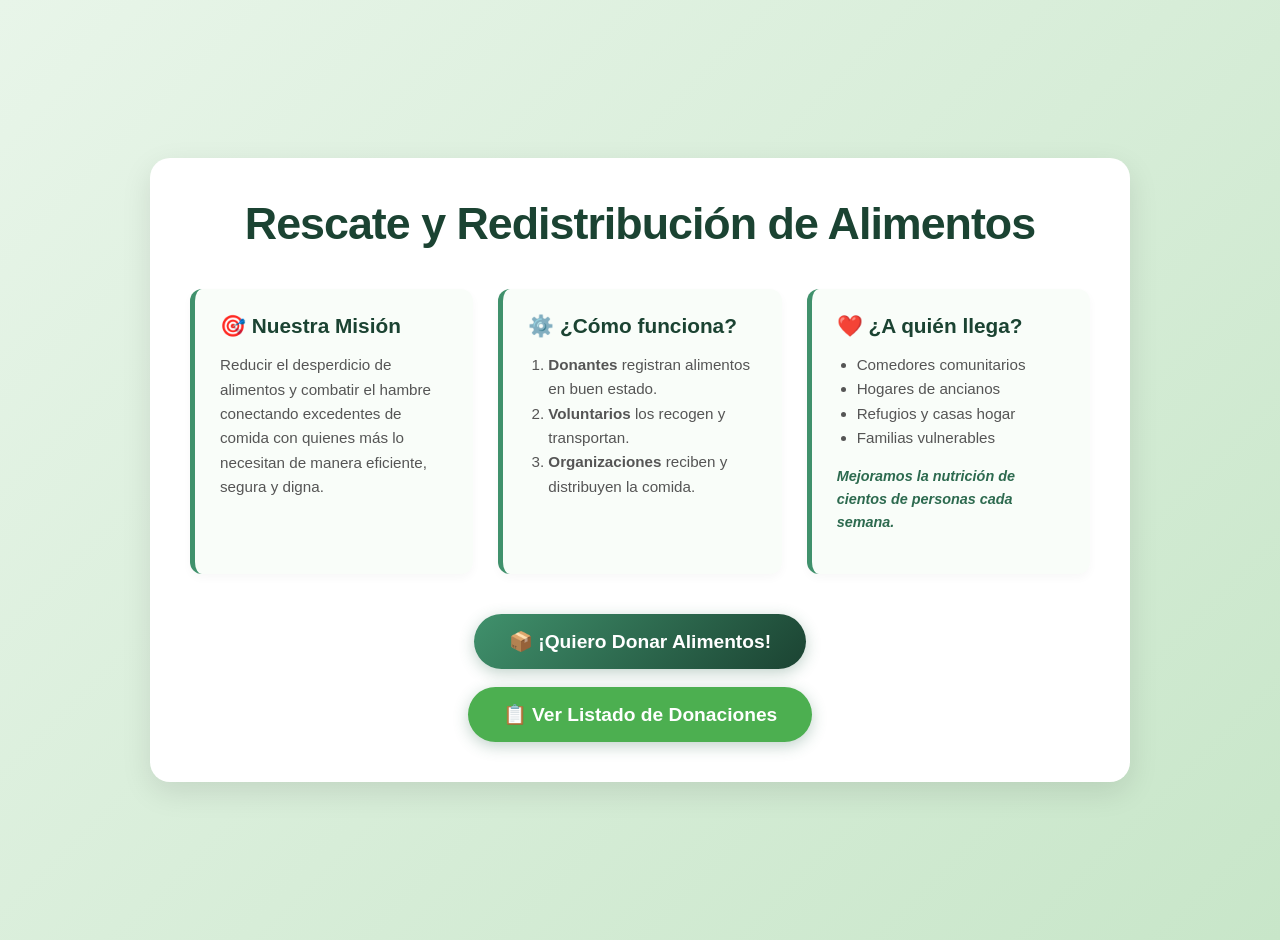
<file: index.html>
<!DOCTYPE html>
<html lang="es">
<head>
    <meta charset="UTF-8">
    <meta name="viewport" content="width=device-width, initial-scale=1.0">
    <title>EcoMida - Inicio</title>
    <link rel="stylesheet" href="style.css">
</head>
<body>
    <div class="contenedor">
        <header class="cabecera animar-bajar">
            <h1>Rescate y Redistribución de Alimentos</h1>
            <p class="subtitulo"></p>
        </header>

        <div class="tarjeta-grid">
            <section class="tarjeta animar-subir delay-1">
                <h2>🎯 Nuestra Misión</h2>
                <p>Reducir el desperdicio de alimentos y combatir el hambre conectando excedentes de comida con quienes más lo necesitan de manera eficiente, segura y digna.</p>
            </section>

            <section class="tarjeta animar-subir delay-2">
                <h2>⚙️ ¿Cómo funciona?</h2>
                <ol>
                    <li><strong>Donantes</strong> registran alimentos en buen estado.</li>
                    <li><strong>Voluntarios</strong> los recogen y transportan.</li>
                    <li><strong>Organizaciones</strong> reciben y distribuyen la comida.</li>
                </ol>
            </section>

            <section class="tarjeta animar-subir delay-3">
                <h2>❤️ ¿A quién llega?</h2>
                <ul>
                    <li>Comedores comunitarios</li>
                    <li>Hogares de ancianos</li>
                    <li>Refugios y casas hogar</li>
                    <li>Familias vulnerables</li>
                </ul>
                <p class="impacto">Mejoramos la nutrición de cientos de personas cada semana.</p>
            </section>
        </div>

        <div class="accion animar-subir delay-4">
            <a href="formulario.html" class="boton-principal">📦 ¡Quiero Donar Alimentos!</a>
            <br><br>
            <a href="listados.html" class="boton-principal" style="background:#4caf50;">📋 Ver Listado de Donaciones</a>
        </div>
    </div>
</body>
</html>
</file>
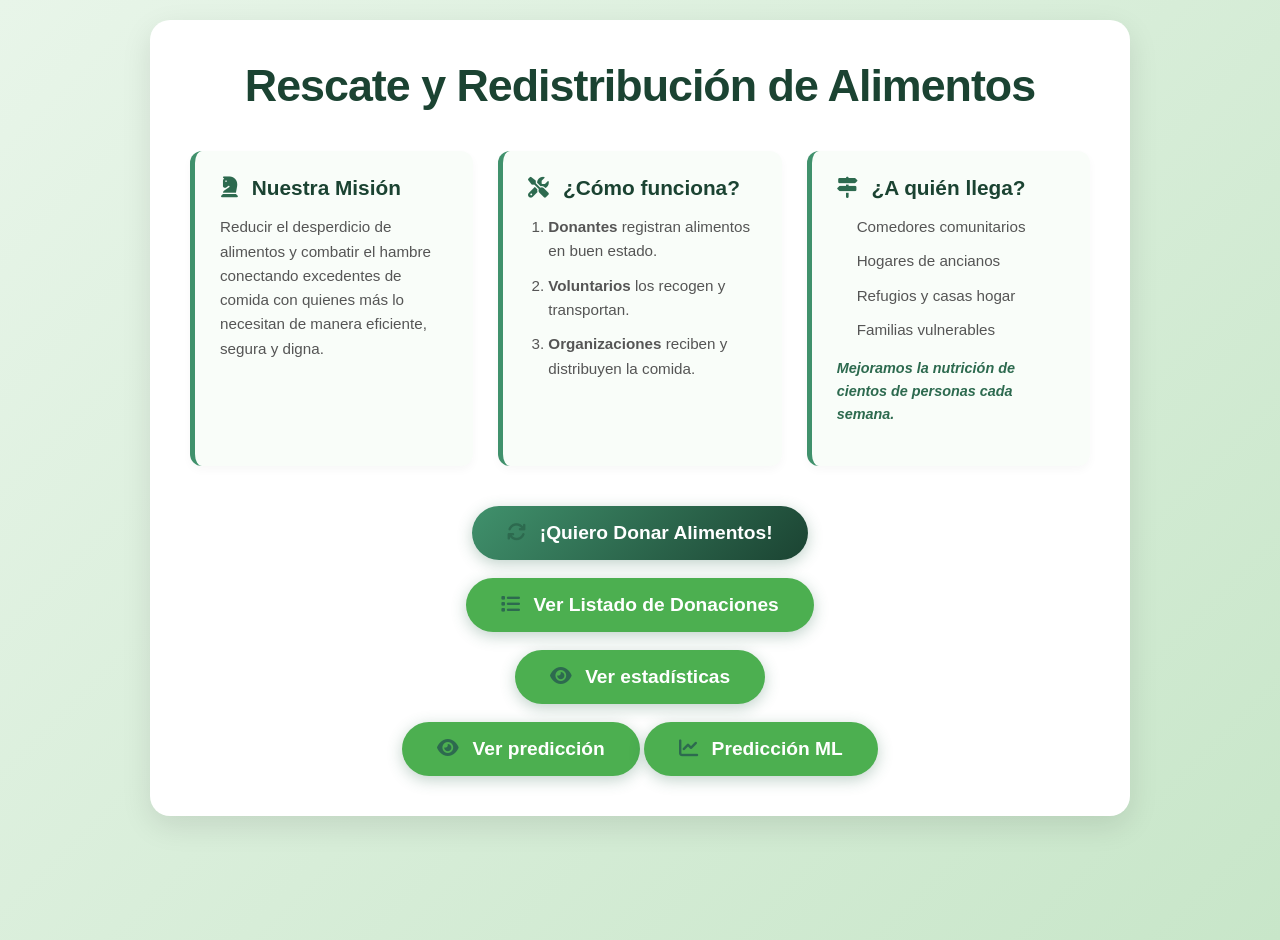
<file: templates/index.html>
<!DOCTYPE html>
<html lang="es">
<head>
    <meta charset="UTF-8">
    <meta name="viewport" content="width=device-width, initial-scale=1.0">
    <title>Avanzo - Inicio</title>
    <link rel="icon" type="image/png" href="/static/Avanzo.PNG">
    <link rel="stylesheet" href="https://cdnjs.cloudflare.com/ajax/libs/font-awesome/6.5.0/css/all.min.css">
    <link rel="stylesheet" href="/static/style.css">
</head>
<body>
    <div class="contenedor">
        <header class="cabecera animar-bajar">
            <h1>Rescate y Redistribución de Alimentos</h1>
            <p class="subtitulo"></p>
        </header>

        <div class="tarjeta-grid">
            <section class="tarjeta animar-subir delay-1">
                <h2><i class="fa-solid fa-chess-knight"></i> Nuestra Misión</h2>
                <p>Reducir el desperdicio de alimentos y combatir el hambre conectando excedentes de comida con quienes más lo necesitan de manera eficiente, segura y digna.</p>
            </section>

            <section class="tarjeta animar-subir delay-2">
                <h2><i class="fa-solid fa-screwdriver-wrench"></i>  ¿Cómo funciona?</h2>
                <ol>
                    <li><strong>Donantes</strong> registran alimentos en buen estado.</li>
                    <li><strong>Voluntarios</strong> los recogen y transportan.</li>
                    <li><strong>Organizaciones</strong> reciben y distribuyen la comida.</li>
                </ol>
            </section>

            <section class="tarjeta animar-subir delay-3">
                <h2><i class="fa-solid fa-signs-post"></i> ¿A quién llega?</h2>
                <ul>
                    <li>Comedores comunitarios</li>
                    <li>Hogares de ancianos</li>
                    <li>Refugios y casas hogar</li>
                    <li>Familias vulnerables</li>
                </ul>
                <p class="impacto">Mejoramos la nutrición de cientos de personas cada semana.</p>
            </section>
        </div>

        <div class="accion animar-subir delay-4">
        <a href="/formulario.html" class="boton-principal"><i class="fa-solid fa-arrows-rotate"></i> ¡Quiero Donar Alimentos!</a>
            <br><br>
        <a href="/listado" class="boton-principal btn-secundario">
            <i class="fa-solid fa-list"></i> Ver Listado de Donaciones
        </a>
            <br><br>
        <a href="/estadisticas" class="boton-principal btn-secundario">
            <i class="fa-solid fa-eye"></i> Ver estadísticas
        </a>
        <br><br>
        <a href="/prediccion" class="boton-principal btn-secundario">
            <i class="fa-solid fa-eye"></i> Ver predicción
        </a>
        <a href="/prediccion_ml" class="boton-principal btn-secundario">
            <i class="fa-solid fa-chart-line"></i> Predicción ML
        </a>
        </div>
    </div>
</body>
</html>
</file>
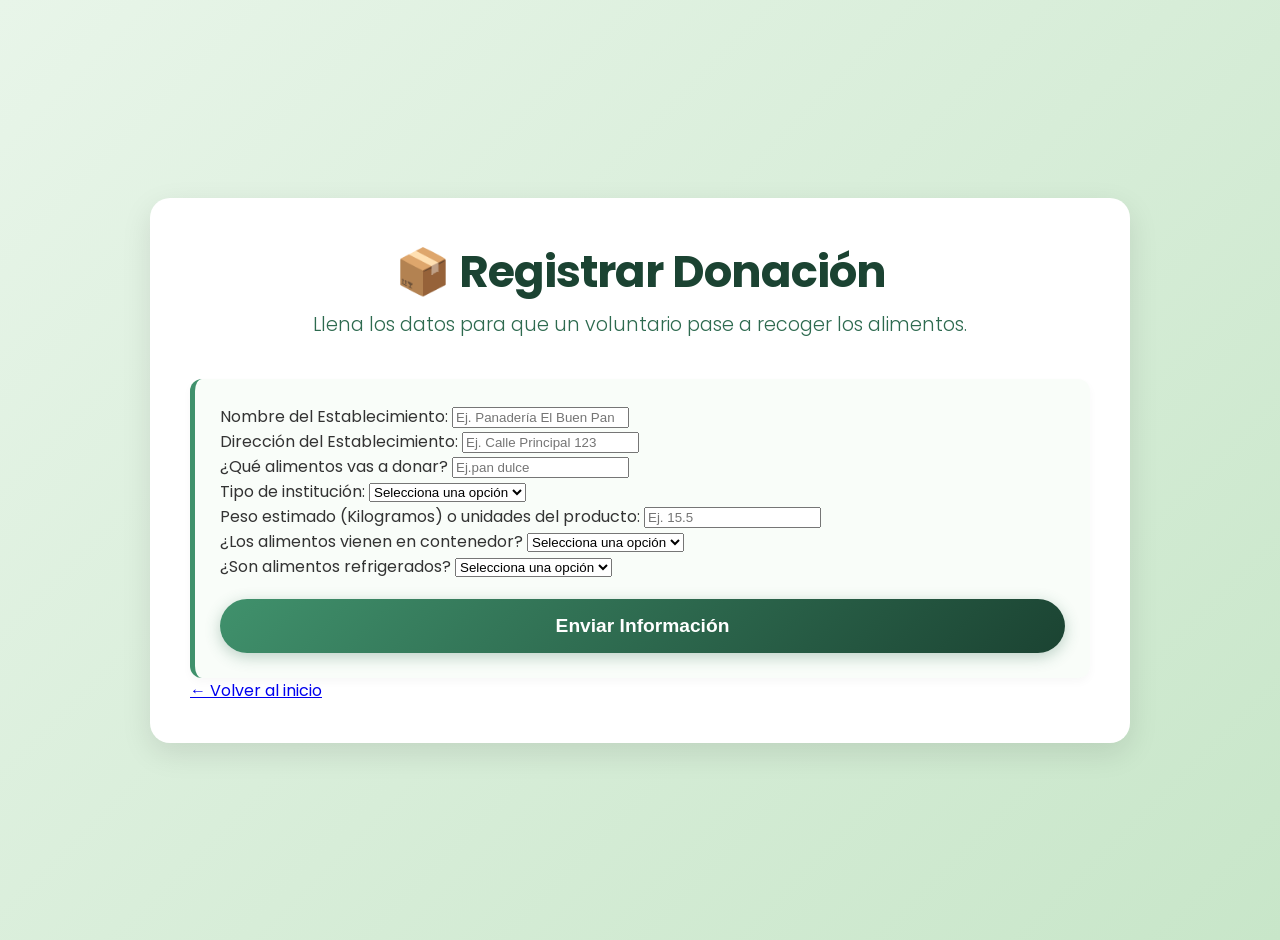
<file: formulario.html>
<!DOCTYPE html>
<html lang="es">
<head>
    <meta charset="UTF-8">
    <meta name="viewport" content="width=device-width, initial-scale=1.0">
    <title>EcoMida - Donar Alimentos</title>
    <link rel="stylesheet" href="style.css">
    <link href="https://fonts.googleapis.com/css2?family=Poppins:wght@300;400;600;700&display=swap" rel="stylesheet">
</head>
<body>
    <div class="contenedor contenedor-formulario">
        <header class="cabecera animar-bajar">
            <h1>📦 Registrar Donación</h1>
            <p class="subtitulo">Llena los datos para que un voluntario pase a recoger los alimentos.</p>
        </header>

        <section class="tarjeta animar-subir delay-1">
            <form id="form-donacion" class="formulario-donacion" method="POST" action="/donar">
                

                <div class="grupo-input">
                    <label for="nombre">Nombre del Establecimiento:</label>
                    <input type="text" id="nombre" name="nombre" placeholder="Ej. Panadería El Buen Pan" required>
                </div>

                <div class="grupo-input">
                    <label for="direccion">Dirección del Establecimiento:</label>
                    <input type="text" id="direccion" name="direccion" placeholder="Ej. Calle Principal 123" required>
                </div>

                <div class="grupo-input">
                    <label for="descripcion">¿Qué alimentos vas a donar?</label>
                    <input type="text" id="descripcion" name="descripcion" placeholder="Ej.pan dulce" required>
                </div>

                <div class="grupo-input">
                    <label for="tipo_institucion">Tipo de institución:</label>
                    <select id="tipo_institucion" name="tipo_institucion" required>
                        <option value="">Selecciona una opción</option>
                        <option value="comida_rapida">Comida rápida</option>
                        <option value="restaurante">Restaurante</option>
                        <option value="cuenta_propia">Cuenta propia</option>
                        <option value="supermercado">Supermercado</option>
                        <option value="panaderia">Panadería</option>
                        <option value="otro">Otro</option>
                    </select>
                </div>

                <div class="grupo-input">
                    <label for="peso">Peso estimado (Kilogramos) o unidades del producto:</label>
                    <input type="number" id="peso" name="peso" step="0.5" placeholder="Ej. 15.5" required>
                </div>

                <div class="grupo-input">
                    <label for="contenedor">¿Los alimentos vienen en contenedor?</label>
                    <select id="contenedor" name="contenedor" required>
                        <option value="">Selecciona una opción</option>
                        <option value="Sí">Sí</option>
                        <option value="No">No</option>
                    </select>   
                </div>

                <div class="grupo-input">
                    <label for="temperatura">¿Son alimentos refrigerados?</label>
                    <select id="temperatura" name="temperatura" required>
                        <option value="">Selecciona una opción</option>
                        <option value="Sí">Sí</option>
                        <option value="No">No</option>
                    </select>   
                </div>                

                <div class="accion delay-2 animar-subir" style="margin-top: 20px;">
                    <button type="submit" class="boton-principal" style="width: 100%; border: none; cursor: pointer;">Enviar Información</button>
                </div>
            </form>
        </section>

        <div class="animar-subir delay-3 text-center">
            <a href="index.html" class="enlace-volver">← Volver al inicio</a>
        </div>
    </div>

    <script>
    document.getElementById('form-donacion').addEventListener('submit', function(e) {
        e.preventDefault();
        const datos = {
            nombre: document.getElementById('nombre').value,
            direccion: document.getElementById('direccion').value,
            descripcion: document.getElementById('descripcion').value,
            tipo_institucion: document.getElementById('tipo_institucion').value,
            peso: document.getElementById('peso').value,
            contenedor: document.getElementById('contenedor').value,
            temperatura: document.getElementById('temperatura').value
        };
        let donaciones = JSON.parse(localStorage.getItem('donaciones') || '[]');
        donaciones.push(datos);
        localStorage.setItem('donaciones', JSON.stringify(donaciones));
        window.location.href = 'listados.html';
    });
    </script>
</body>
</html>
</file>
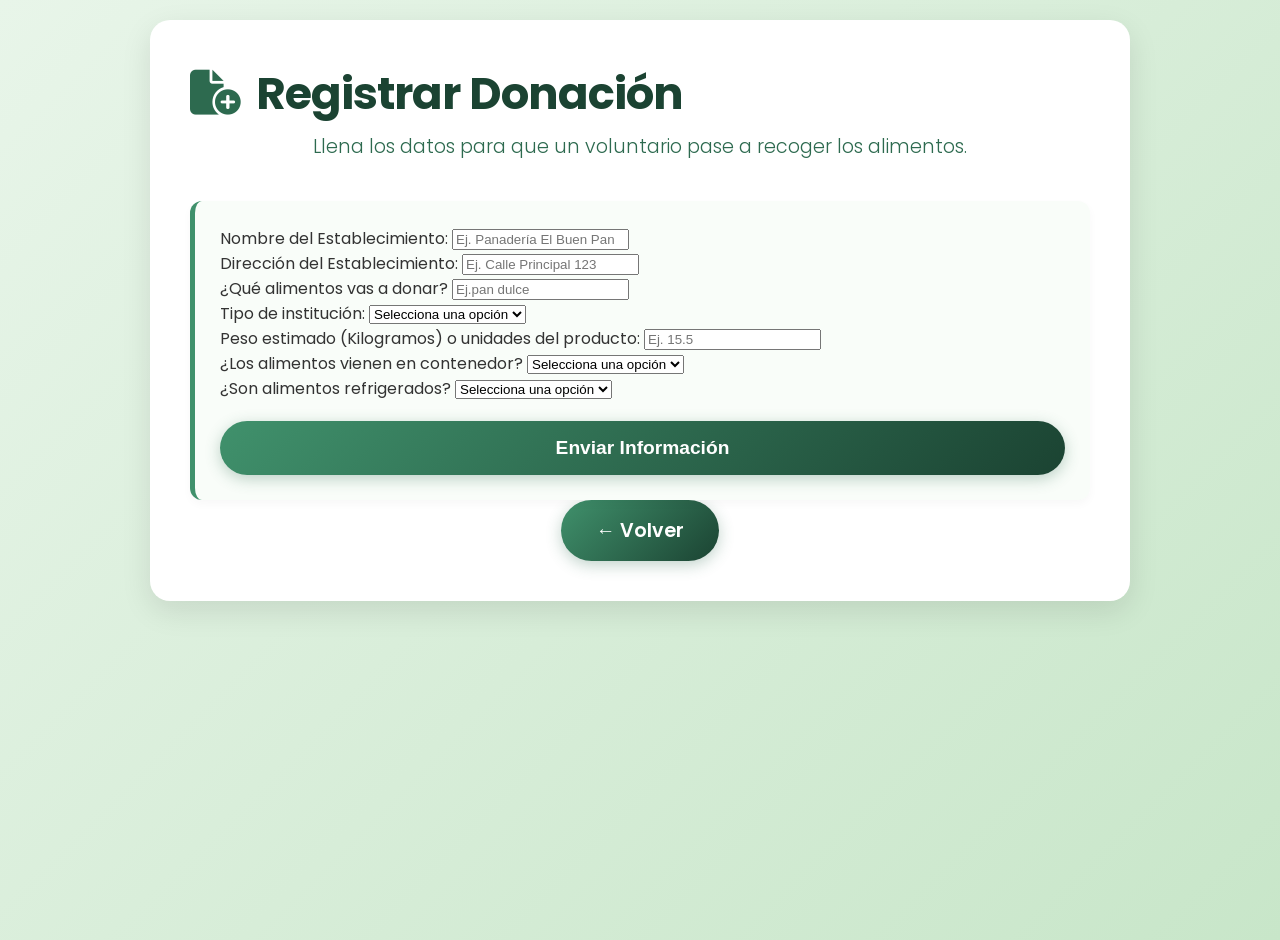
<file: templates/formulario.html>
<!DOCTYPE html>
<html lang="es">
<head>
    <meta charset="UTF-8">
    <meta name="viewport" content="width=device-width, initial-scale=1.0">
    <title>Avanzo - Donar Alimentos</title>
    <link href="https://fonts.googleapis.com/css2?family=Poppins:wght@300;400;600;700&display=swap" rel="stylesheet">
    <link rel="stylesheet" href="https://cdnjs.cloudflare.com/ajax/libs/font-awesome/6.5.0/css/all.min.css">
    <link rel="stylesheet" href="/static/style.css">
    <link rel="icon" type="image/png" href="/static/Avanzo.PNG">
</head>
<body>
    <div class="contenedor contenedor-formulario">
        <header class="cabecera animar-bajar">
            <h1 style="display: flex; align-items: center; gap: 10px;">
                <span><i class="fa-solid fa-file-circle-plus"></i> Registrar Donación</span>
            </h1>
            <p class="subtitulo">Llena los datos para que un voluntario pase a recoger los alimentos.</p>
        </header>

        <section class="tarjeta animar-subir delay-1">
            <form id="form-donacion" class="formulario-donacion" method="POST" action="/donar">
                

                <div class="grupo-input">
                    <label for="nombre">Nombre del Establecimiento:</label>
                    <input type="text" id="nombre" name="nombre" placeholder="Ej. Panadería El Buen Pan" required>
                </div>

                <div class="grupo-input">
                    <label for="direccion">Dirección del Establecimiento:</label>
                    <input type="text" id="direccion" name="direccion" placeholder="Ej. Calle Principal 123" required>
                </div>

                <div class="grupo-input">
                    <label for="descripcion">¿Qué alimentos vas a donar?</label>
                    <input type="text" id="descripcion" name="descripcion" placeholder="Ej.pan dulce" required>
                </div>

                <div class="grupo-input">
                    <label for="tipo_institucion">Tipo de institución:</label>
                    <select id="tipo_institucion" name="tipo_institucion" required>
                        <option value="">Selecciona una opción</option>
                        <option value="comida_rapida">Comida rápida</option>
                        <option value="restaurante">Restaurante</option>
                        <option value="cuenta_propia">Cuenta propia</option>
                        <option value="supermercado">Supermercado</option>
                        <option value="panaderia">Panadería</option>
                        <option value="otro">Otro</option>
                    </select>
                </div>

                <div class="grupo-input">
                    <label for="peso">Peso estimado (Kilogramos) o unidades del producto:</label>
                    <input type="number" id="peso" name="peso" step="0.5" placeholder="Ej. 15.5" required>
                </div>

                <div class="grupo-input">
                    <label for="contenedor">¿Los alimentos vienen en contenedor?</label>
                    <select id="contenedor" name="contenedor" required>
                        <option value="">Selecciona una opción</option>
                        <option value="Sí">Sí</option>
                        <option value="No">No</option>
                    </select>   
                </div>

                <div class="grupo-input">
                    <label for="temperatura">¿Son alimentos refrigerados?</label>
                    <select id="temperatura" name="temperatura" required>
                        <option value="">Selecciona una opción</option>
                        <option value="Sí">Sí</option>
                        <option value="No">No</option>
                    </select>   
                </div>                

                <div class="accion delay-2 animar-subir" style="margin-top: 20px;">
                    <button type="submit" class="boton-principal" style="width: 100%; border: none; cursor: pointer;">Enviar Información</button>
                </div>
            </form>
        </section>

        <div class="accion">
            <a href="/" class="boton-principal">← Volver</a>
        </div>
    </div>

</body>
</html>
</file>
<file: style.css>
/* Variables de colores para mantener armonía */
:root {
    --verde-oscuro: #1b4332;
    --verde-principal: #2d6a4f;
    --verde-claro: #40916c;
    --fondo-gradiente: linear-gradient(135deg, #e8f5e9 0%, #c8e6c9 100%);
    --blanco: #ffffff;
    --texto: #333333;
}

/* Estilos Generales */
body {
    font-family: 'Poppins', sans-serif;
    background: var(--fondo-gradiente);
    color: var(--texto);
    margin: 0;
    padding: 20px;
    display: flex;
    justify-content: center;
    align-items: center;
    min-height: 100vh;
}

.contenedor {
    background-color: var(--blanco);
    padding: 40px;
    border-radius: 20px;
    box-shadow: 0 10px 30px rgba(0,0,0,0.1);
    max-width: 900px; /* Más ancho para que respiren las tarjetas */
    width: 100%;
}

/* Cabecera */
.cabecera {
    text-align: center;
    margin-bottom: 40px;
}

.cabecera h1 {
    color: var(--verde-oscuro);
    font-size: 2.8rem;
    margin: 0;
    font-weight: 700;
    letter-spacing: -1px;
}

.subtitulo {
    color: var(--verde-principal);
    font-size: 1.2rem;
    font-weight: 300;
    margin-top: 5px;
}

/* Cuadrícula de Tarjetas */
.tarjeta-grid {
    display: grid;
    /* Esto hace que en compu se vean 3 columnas y en celular 1 */
    grid-template-columns: repeat(auto-fit, minmax(250px, 1fr));
    gap: 25px;
    margin-bottom: 40px;
}

.tarjeta {
    background: #f9fdf9;
    border-left: 5px solid var(--verde-claro);
    padding: 25px;
    border-radius: 12px;
    box-shadow: 0 4px 10px rgba(0,0,0,0.03);
    transition: transform 0.3s ease, box-shadow 0.3s ease;
    text-align: left;
}

/* Efecto al pasar el mouse sobre la tarjeta */
.tarjeta:hover {
    transform: translateY(-8px);
    box-shadow: 0 10px 20px rgba(45, 106, 79, 0.1);
}

.tarjeta h2 {
    color: var(--verde-oscuro);
    font-size: 1.3rem;
    margin-top: 0;
    margin-bottom: 15px;
    font-weight: 600;
}

.tarjeta p, .tarjeta li {
    font-size: 0.95rem;
    line-height: 1.6;
    color: #555;
}

.tarjeta ul, .tarjeta ol {
    padding-left: 20px;
    margin: 0;
}

.impacto {
    font-style: italic;
    color: var(--verde-principal) !important;
    font-weight: 600;
    margin-top: 15px !important;
    font-size: 0.9rem !important;
}

/* Botón Principal */
.accion {
    text-align: center;
}

.boton-principal {
    display: inline-block;
    background: linear-gradient(135deg, var(--verde-claro) 0%, var(--verde-oscuro) 100%);
    color: white;
    padding: 16px 35px;
    font-size: 1.2rem;
    font-weight: 600;
    text-decoration: none;
    border-radius: 50px;
    box-shadow: 0 4px 15px rgba(45, 106, 79, 0.3);
    transition: all 0.3s ease;
}

.boton-principal:hover {
    transform: scale(1.05) translateY(-2px);
    box-shadow: 0 8px 25px rgba(45, 106, 79, 0.5);
}

/* --- ANIMACIONES FLUIDAS --- */
.animar-bajar { animation: bajar 0.8s cubic-bezier(0.25, 1, 0.5, 1) forwards; opacity: 0; }
.animar-subir { animation: subir 0.8s cubic-bezier(0.25, 1, 0.5, 1) forwards; opacity: 0; }

/* Retrasos para el efecto en cascada */
.delay-1 { animation-delay: 0.1s; }
.delay-2 { animation-delay: 0.3s; }
.delay-3 { animation-delay: 0.5s; }
.delay-4 { animation-delay: 0.7s; }

@keyframes bajar {
    0% { opacity: 0; transform: translateY(-30px); }
    100% { opacity: 1; transform: translateY(0); }
}

@keyframes subir {
    0% { opacity: 0; transform: translateY(40px); }
    100% { opacity: 1; transform: translateY(0); }
}

/* Responsivo para celulares */
@media (max-width: 600px) {
    .contenedor { padding: 25px 15px; }
    .cabecera h1 { font-size: 2.2rem; }
    .boton-principal { width: 100%; box-sizing: border-box; }
}
</file>
<file: static/style.css>
/* Variables de colores para mantener armonía */
:root {
    --verde-oscuro: #1b4332;
    --verde-principal: #2d6a4f;
    --verde-claro: #40916c;
    --fondo-gradiente: linear-gradient(135deg, #e8f5e9 0%, #c8e6c9 100%);
    --blanco: #ffffff;
    --texto: #333333;
}

/* Estilos Generales */
body {
    font-family: 'Poppins', sans-serif;
    background: var(--fondo-gradiente);
    color: var(--texto);
    margin: 0;
    padding: 20px;
    min-height: 100vh;
}

.contenedor {
    background-color: var(--blanco);
    padding: 40px;
    border-radius: 20px;
    box-shadow: 0 10px 30px rgba(0,0,0,0.1);
    max-width: 900px; /* Más ancho para que respiren las tarjetas */
    width: 100%;
    margin: auto;
}

/* Cabecera */
.cabecera {
    text-align: center;
    margin-bottom: 40px;
}

.cabecera h1 {
    color: var(--verde-oscuro);
    font-size: 2.8rem;
    margin: 0;
    font-weight: 700;
    letter-spacing: -1px;
}

.subtitulo {
    color: var(--verde-principal);
    font-size: 1.2rem;
    font-weight: 300;
    margin-top: 5px;
}

/* Cuadrícula de Tarjetas */
.tarjeta-grid {
    display: grid;
    /* Esto hace que en compu se vean 3 columnas y en celular 1 */
    grid-template-columns: repeat(auto-fit, minmax(250px, 1fr));
    gap: 25px;
    margin-bottom: 40px;
}

.tarjeta {
    background: #f9fdf9;
    border-left: 5px solid var(--verde-claro);
    padding: 25px;
    border-radius: 12px;
    box-shadow: 0 4px 10px rgba(0,0,0,0.03);
    transition: transform 0.3s ease, box-shadow 0.3s ease;
    text-align: left;
}

/* Efecto al pasar el mouse sobre la tarjeta */
.tarjeta:hover {
    transform: translateY(-8px);
    box-shadow: 0 10px 20px rgba(45, 106, 79, 0.1);
}

.tarjeta h2 {
    color: var(--verde-oscuro);
    font-size: 1.3rem;
    margin-top: 0;
    margin-bottom: 15px;
    font-weight: 600;
}

.tarjeta p, .tarjeta li {
    font-size: 0.95rem;
    line-height: 1.6;
    color: #555;
}

.tarjeta ul, .tarjeta ol {
    padding-left: 20px;
    margin: 0;
}

.impacto {
    font-style: italic;
    color: var(--verde-principal) !important;
    font-weight: 600;
    margin-top: 15px !important;
    font-size: 0.9rem !important;
}

/* Botón Principal */
.accion {
    text-align: center;
}

.boton-principal {
    display: inline-block;
    background: linear-gradient(135deg, var(--verde-claro) 0%, var(--verde-oscuro) 100%);
    color: white;
    padding: 16px 35px;
    font-size: 1.2rem;
    font-weight: 600;
    text-decoration: none;
    border-radius: 50px;
    box-shadow: 0 4px 15px rgba(45, 106, 79, 0.3);
    transition: all 0.3s ease;
}

.boton-principal:hover {
    transform: scale(1.05) translateY(-2px);
    box-shadow: 0 8px 25px rgba(45, 106, 79, 0.5);
}

/* --- ANIMACIONES FLUIDAS --- */
.animar-bajar { animation: bajar 0.8s cubic-bezier(0.25, 1, 0.5, 1) forwards; opacity: 0; }
.animar-subir { animation: subir 0.8s cubic-bezier(0.25, 1, 0.5, 1) forwards; opacity: 0; }

/* Retrasos para el efecto en cascada */
.delay-1 { animation-delay: 0.1s; }
.delay-2 { animation-delay: 0.3s; }
.delay-3 { animation-delay: 0.5s; }
.delay-4 { animation-delay: 0.7s; }

@keyframes bajar {
    0% { opacity: 0; transform: translateY(-30px); }
    100% { opacity: 1; transform: translateY(0); }
}

@keyframes subir {
    0% { opacity: 0; transform: translateY(40px); }
    100% { opacity: 1; transform: translateY(0); }
}

/* Responsivo para celulares */
@media (max-width: 600px) {
    .contenedor { padding: 25px 15px; }
    .cabecera h1 { font-size: 2.2rem; }
    .boton-principal { width: 100%; box-sizing: border-box; }
}
.btn-secundario {
    background: #4caf50;
}

.btn-eliminar {
    display: inline-flex;
    align-items: center;
    gap: 6px;
    margin-top: 8px;
    margin-left: auto;
    padding: 8px 14px;
    font-size: 14px;
    color: #fff;
    background: linear-gradient(135deg, #40916c, #2d694e);
    border-radius: 20px;
    text-decoration: none;
    font-weight: bold;
    box-shadow: 0 2px 6px rgba(0,0,0,0.2);
    transition: all 0.3s ease;
}

.btn-eliminar:hover {
    background: linear-gradient(135deg, #328560, #40916c);
    transform: translateY(-2px);
}

.btn-eliminar:active {
    transform: scale(0.95);
}
li {
    display: flex;
    align-items: center;
    gap: 10px;
    margin-bottom: 10px;
}
.info-donacion {
    flex: 1;
    word-wrap: break-word;
}

li.icono {
    display: flex;
    align-items: center;
    gap: 10px;
    margin-bottom: 10px;
}

/* Para las listas normales dentro de tarjetas (como el ol de "Cómo funciona") */
.tarjeta ol, .tarjeta ul {
    display: block; /* vuelve al comportamiento normal */
    padding-left: 20px;
}

.tarjeta ol li {
    display: list-item; /* asegura que el número aparezca correctamente */
    margin-bottom: 10px;
}
.grafica {
    width: 100%;
    max-width: 600px;
    height: auto;
    display: block;
    margin: 20px auto;
}
@media (max-width: 600px) {
    .grafica {
        max-width: 100%;
    }
}
i {
    margin-right: 8px;
    color: var(--verde-principal);
}
</file>
